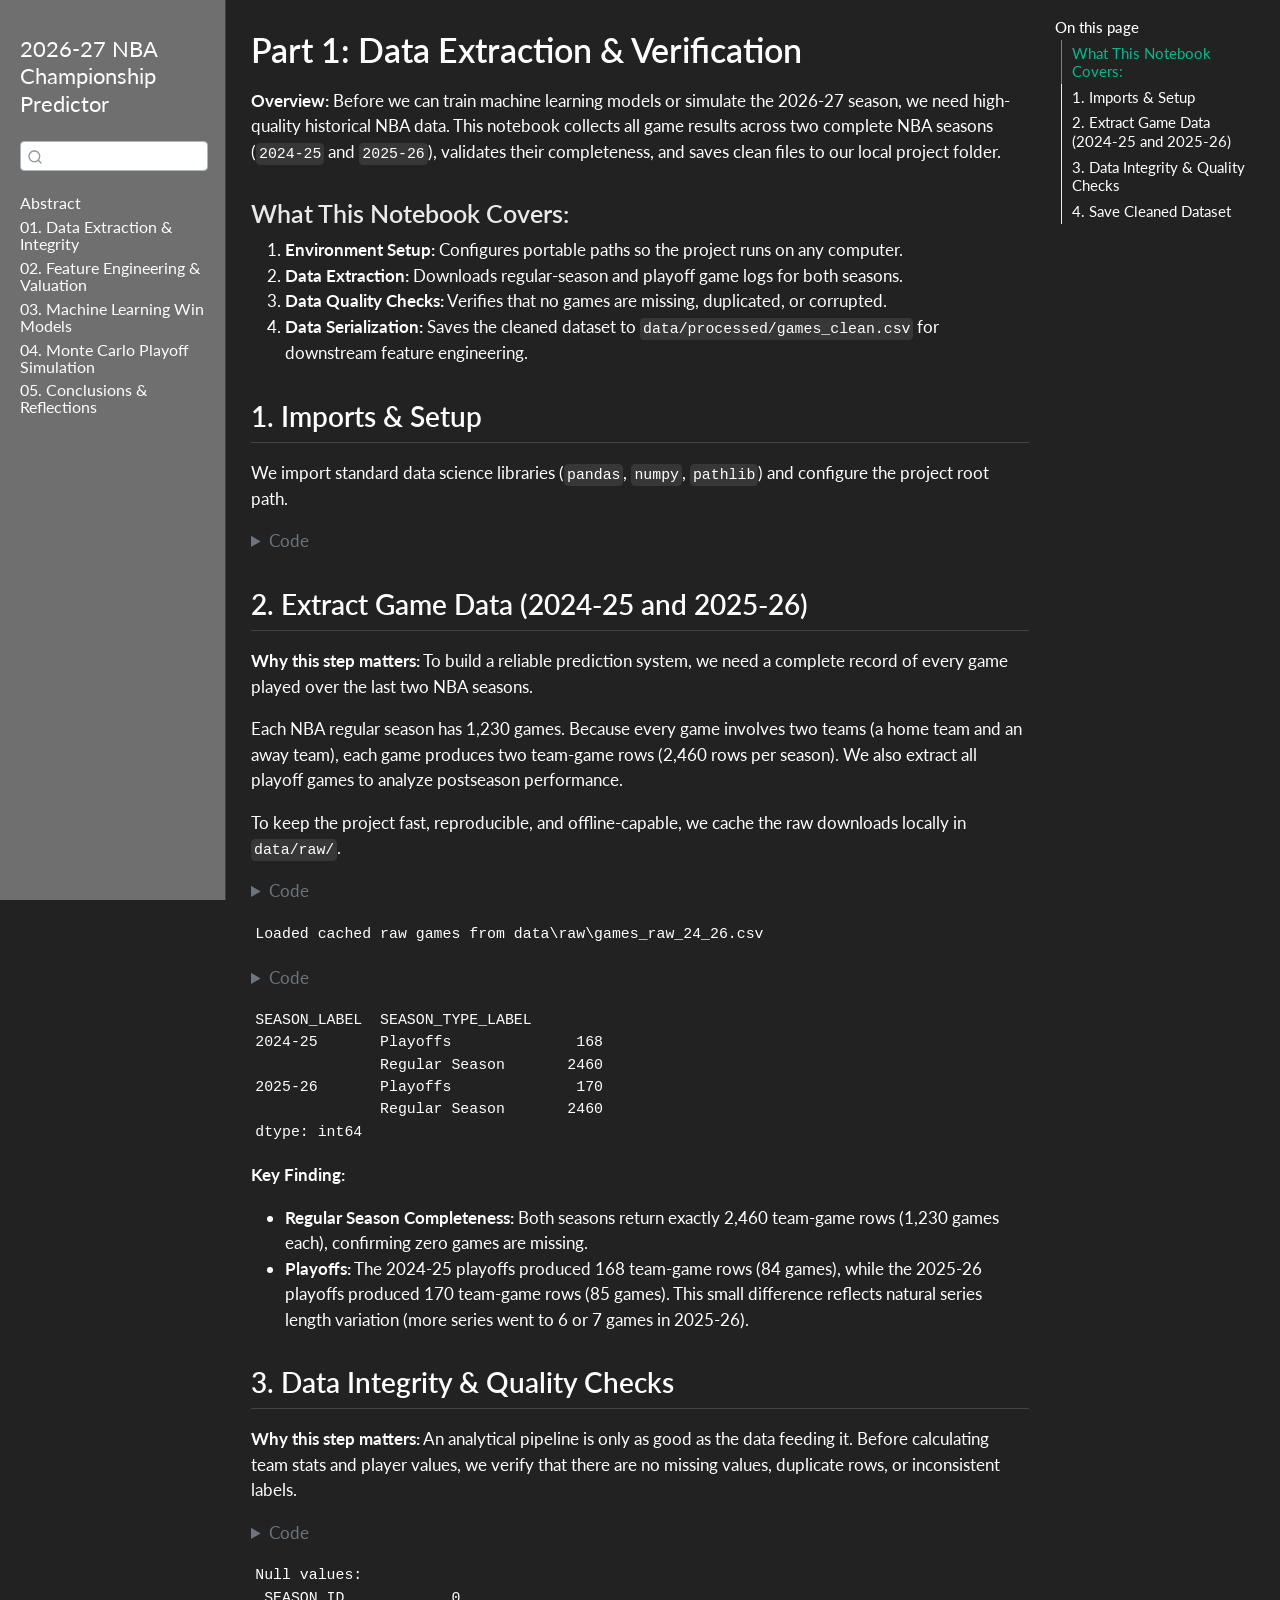
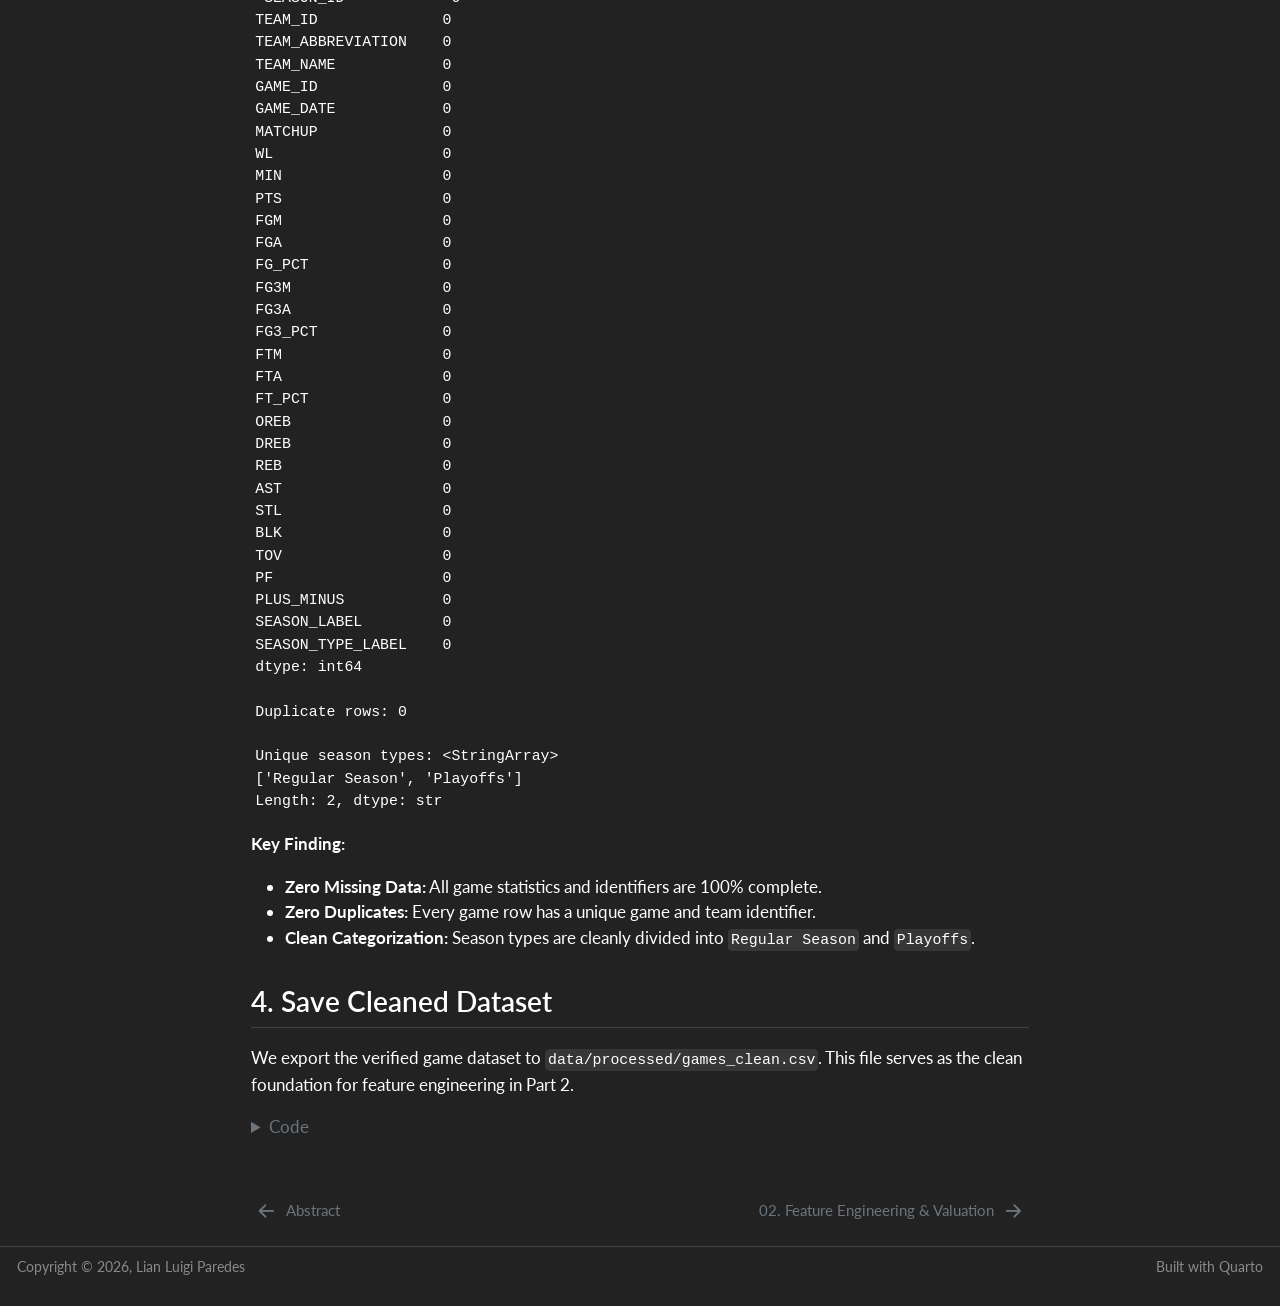
<file: docs/notebooks/01_data_extraction.html>
<!DOCTYPE html>
<html xmlns="http://www.w3.org/1999/xhtml" lang="en" xml:lang="en"><head>

<meta charset="utf-8">
<meta name="generator" content="quarto-1.10.18">

<meta name="viewport" content="width=device-width, initial-scale=1.0, user-scalable=yes">


<title>Part 1: Data Extraction &amp; Verification – 2026-27 NBA Championship Predictor</title>
<style>
/* Default styles provided by pandoc.
** See https://pandoc.org/MANUAL.html#variables-for-html for config info.
*/
span.smallcaps{font-variant: small-caps;}
div.columns{display: flex; gap: 1.5em;}
div.column{flex: auto;}
@media screen {
div.columns{gap: min(4vw, 1.5em);}
div.column{overflow-x: auto;}
}
div.hanging-indent{margin-left: 1.5em; text-indent: -1.5em;}
ul.task-list{list-style: none;}
ul.task-list li input[type="checkbox"] {
  width: 0.8em;
  margin: 0 0.8em 0.2em -1em; /* quarto-specific, see https://github.com/quarto-dev/quarto-cli/issues/4556 */ 
  vertical-align: middle;
}
/* CSS for syntax highlighting */
html { -webkit-text-size-adjust: 100%; }
pre > code.sourceCode { white-space: pre; position: relative; }
pre > code.sourceCode > span { display: inline-block; line-height: 1.25; }
pre > code.sourceCode > span:empty { height: 1.2em; }
.sourceCode { overflow: visible; }
code.sourceCode > span { color: inherit; text-decoration: inherit; }
div.sourceCode { margin: 1em 0; }
pre.sourceCode { margin: 0; }
@media screen {
div.sourceCode { overflow: auto; }
}
@media print {
pre > code.sourceCode { white-space: pre-wrap; }
pre > code.sourceCode > span { text-indent: -5em; padding-left: 5em; }
}
pre.numberSource code
  { counter-reset: source-line 0; }
pre.numberSource code > span
  { position: relative; left: -4em; counter-increment: source-line; }
pre.numberSource code > span > a:first-child::before
  { content: counter(source-line);
    position: relative; left: -1em; text-align: right; vertical-align: baseline;
    border: none; display: inline-block;
    -webkit-touch-callout: none; -webkit-user-select: none;
    -khtml-user-select: none; -moz-user-select: none;
    -ms-user-select: none; user-select: none;
    padding: 0 4px; width: 4em;
  }
pre.numberSource { margin-left: 3em;  padding-left: 4px; }
div.sourceCode
  {   }
@media screen {
pre > code.sourceCode > span > a:first-child::before { text-decoration: underline; }
}
</style>


<script src="../site_libs/quarto-nav/quarto-nav.js"></script>
<script src="../site_libs/quarto-nav/headroom.min.js"></script>
<script src="../site_libs/clipboard/clipboard.min.js"></script>
<script src="../site_libs/quarto-search/autocomplete.umd.js"></script>
<script src="../site_libs/quarto-search/fuse.min.js"></script>
<script src="../site_libs/quarto-search/quarto-search.js"></script>
<meta name="quarto:offset" content="../">
<link href="../notebooks/02_feature_engineering.html" rel="next">
<link href="../index.html" rel="prev">
<script src="../site_libs/quarto-html/quarto.js" type="module"></script>
<script src="../site_libs/quarto-html/tabsets/tabsets.js" type="module"></script>
<script src="../site_libs/quarto-html/popper.min.js"></script>
<script src="../site_libs/quarto-html/tippy.umd.min.js"></script>
<script src="../site_libs/quarto-html/anchor.min.js"></script>
<link href="../site_libs/quarto-html/tippy.css" rel="stylesheet">
<link href="../site_libs/quarto-html/quarto-syntax-highlighting-dark-b85bc7c33db8c58e0ec93c3465666fed.css" rel="stylesheet" id="quarto-text-highlighting-styles">
<script src="../site_libs/bootstrap/bootstrap.min.js"></script>
<link href="../site_libs/bootstrap/bootstrap-icons.css" rel="stylesheet">
<link href="../site_libs/bootstrap/bootstrap-15ddf74ed619b8ba7e9638d721df4c22.min.css" rel="stylesheet" append-hash="true" id="quarto-bootstrap" data-mode="dark">
<script id="quarto-search-options" type="application/json">{
  "location": "sidebar",
  "copy-button": false,
  "collapse-after": 3,
  "panel-placement": "start",
  "type": "textbox",
  "limit": 50,
  "keyboard-shortcut": [
    "f",
    "/",
    "s"
  ],
  "show-item-context": false,
  "language": {
    "search-no-results-text": "No results",
    "search-matching-documents-text": "matching documents",
    "search-copy-link-title": "Copy link to search",
    "search-hide-matches-text": "Hide additional matches",
    "search-more-match-text": "more match in this document",
    "search-more-matches-text": "more matches in this document",
    "search-clear-button-title": "Clear",
    "search-text-placeholder": "",
    "search-detached-cancel-button-title": "Cancel",
    "search-submit-button-title": "Submit",
    "search-label": "Search"
  }
}</script>


</head>

<body class="nav-sidebar docked quarto-light">

<div id="quarto-search-results"></div>
  <header id="quarto-header" class="headroom fixed-top">
  <nav class="quarto-secondary-nav">
    <div class="container-fluid d-flex">
      <button type="button" class="quarto-btn-toggle btn" data-bs-toggle="collapse" role="button" data-bs-target=".quarto-sidebar-collapse-item" aria-controls="quarto-sidebar" aria-expanded="false" aria-label="Toggle sidebar navigation" onclick="if (window.quartoToggleHeadroom) { window.quartoToggleHeadroom(); }">
        <i class="bi bi-layout-text-sidebar-reverse"></i>
      </button>
        <nav class="quarto-page-breadcrumbs" aria-label="breadcrumb"><ol class="breadcrumb"><li class="breadcrumb-item"><a href="../notebooks/01_data_extraction.html">01. Data Extraction &amp; Integrity</a></li></ol></nav>
        <a class="flex-grow-1" role="navigation" data-bs-toggle="collapse" data-bs-target=".quarto-sidebar-collapse-item" aria-controls="quarto-sidebar" aria-expanded="false" aria-label="Toggle sidebar navigation" onclick="if (window.quartoToggleHeadroom) { window.quartoToggleHeadroom(); }">      
        </a>
      <button type="button" class="btn quarto-search-button" aria-label="Search" onclick="window.quartoOpenSearch();">
        <i class="bi bi-search"></i>
      </button>
    </div>
  </nav>
</header>
<!-- content -->
<div id="quarto-content" class="quarto-container page-columns page-rows-contents page-layout-article">
<!-- sidebar -->
  <nav id="quarto-sidebar" class="sidebar collapse collapse-horizontal quarto-sidebar-collapse-item sidebar-navigation docked overflow-auto">
    <div class="pt-lg-2 mt-2 text-left sidebar-header">
    <div class="sidebar-title mb-0 py-0">
      <a href="../">2026-27 NBA Championship Predictor</a> 
    </div>
      </div>
        <div class="mt-2 flex-shrink-0 align-items-center">
        <div class="sidebar-search">
        <div id="quarto-search" class="" title="Search"></div>
        </div>
        </div>
    <div class="sidebar-menu-container"> 
    <ul class="list-unstyled mt-1">
        <li class="sidebar-item">
  <div class="sidebar-item-container"> 
  <a href="../index.html" class="sidebar-item-text sidebar-link">
 <span class="menu-text">Abstract</span></a>
  </div>
</li>
        <li class="sidebar-item">
  <div class="sidebar-item-container"> 
  <a href="../notebooks/01_data_extraction.html" class="sidebar-item-text sidebar-link active">
 <span class="menu-text">01. Data Extraction &amp; Integrity</span></a>
  </div>
</li>
        <li class="sidebar-item">
  <div class="sidebar-item-container"> 
  <a href="../notebooks/02_feature_engineering.html" class="sidebar-item-text sidebar-link">
 <span class="menu-text">02. Feature Engineering &amp; Valuation</span></a>
  </div>
</li>
        <li class="sidebar-item">
  <div class="sidebar-item-container"> 
  <a href="../notebooks/03_model_training.html" class="sidebar-item-text sidebar-link">
 <span class="menu-text">03. Machine Learning Win Models</span></a>
  </div>
</li>
        <li class="sidebar-item">
  <div class="sidebar-item-container"> 
  <a href="../notebooks/04_monte_carlo_sim.html" class="sidebar-item-text sidebar-link">
 <span class="menu-text">04. Monte Carlo Playoff Simulation</span></a>
  </div>
</li>
        <li class="sidebar-item">
  <div class="sidebar-item-container"> 
  <a href="../notebooks/05_conclusions_and_reflections.html" class="sidebar-item-text sidebar-link">
 <span class="menu-text">05. Conclusions &amp; Reflections</span></a>
  </div>
</li>
    </ul>
    </div>
</nav>
<div id="quarto-sidebar-glass" class="quarto-sidebar-collapse-item" data-bs-toggle="collapse" data-bs-target=".quarto-sidebar-collapse-item"></div>
<!-- margin-sidebar -->
    <div id="quarto-margin-sidebar" class="sidebar margin-sidebar">
        <nav id="TOC" role="doc-toc" class="toc-active">
    <h2 id="toc-title">On this page</h2>
   
  <ul>
  <li><a href="#what-this-notebook-covers" id="toc-what-this-notebook-covers" class="nav-link active" data-scroll-target="#what-this-notebook-covers">What This Notebook Covers:</a></li>
  <li><a href="#imports-setup" id="toc-imports-setup" class="nav-link" data-scroll-target="#imports-setup">1. Imports &amp; Setup</a></li>
  <li><a href="#extract-game-data-2024-25-and-2025-26" id="toc-extract-game-data-2024-25-and-2025-26" class="nav-link" data-scroll-target="#extract-game-data-2024-25-and-2025-26">2. Extract Game Data (2024-25 and 2025-26)</a></li>
  <li><a href="#data-integrity-quality-checks" id="toc-data-integrity-quality-checks" class="nav-link" data-scroll-target="#data-integrity-quality-checks">3. Data Integrity &amp; Quality Checks</a></li>
  <li><a href="#save-cleaned-dataset" id="toc-save-cleaned-dataset" class="nav-link" data-scroll-target="#save-cleaned-dataset">4. Save Cleaned Dataset</a></li>
  </ul>
</nav>
    </div>
<!-- main -->
<main class="content" id="quarto-document-content">

<header id="title-block-header" class="quarto-title-block default">
<div class="quarto-title">
<h1 class="title">Part 1: Data Extraction &amp; Verification</h1>
</div>



<div class="quarto-title-meta">

    
  
    
  </div>
  


</header>


<p><strong>Overview:</strong> Before we can train machine learning models or simulate the 2026-27 season, we need high-quality historical NBA data. This notebook collects all game results across two complete NBA seasons (<code>2024-25</code> and <code>2025-26</code>), validates their completeness, and saves clean files to our local project folder.</p>
<section id="what-this-notebook-covers" class="level3">
<h3 class="anchored" data-anchor-id="what-this-notebook-covers">What This Notebook Covers:</h3>
<ol type="1">
<li><strong>Environment Setup:</strong> Configures portable paths so the project runs on any computer.</li>
<li><strong>Data Extraction:</strong> Downloads regular-season and playoff game logs for both seasons.</li>
<li><strong>Data Quality Checks:</strong> Verifies that no games are missing, duplicated, or corrupted.</li>
<li><strong>Data Serialization:</strong> Saves the cleaned dataset to <code>data/processed/games_clean.csv</code> for downstream feature engineering.</li>
</ol>
</section>
<section id="imports-setup" class="level2">
<h2 class="anchored" data-anchor-id="imports-setup">1. Imports &amp; Setup</h2>
<p>We import standard data science libraries (<code>pandas</code>, <code>numpy</code>, <code>pathlib</code>) and configure the project root path.</p>
<div id="b470d093" class="cell" data-quarto-private-1="{&quot;key&quot;:&quot;execution&quot;,&quot;value&quot;:{&quot;iopub.execute_input&quot;:&quot;2026-10-26T12:00:17.916792Z&quot;,&quot;iopub.status.busy&quot;:&quot;2026-10-26T12:00:17.916560Z&quot;,&quot;iopub.status.idle&quot;:&quot;2026-10-26T12:00:18.524200Z&quot;,&quot;shell.execute_reply&quot;:&quot;2026-10-26T12:00:18.523485Z&quot;}}" data-execution_count="1">
<details class="code-fold">
<summary>Code</summary>
<div class="code-copy-outer-scaffold"><div class="sourceCode cell-code" id="cb1"><pre class="sourceCode python code-with-copy"><code class="sourceCode python"><span id="cb1-1"><a href="#cb1-1" aria-hidden="true" tabindex="-1"></a><span class="im">from</span> nba_api.stats.endpoints <span class="im">import</span> leaguegamefinder</span>
<span id="cb1-2"><a href="#cb1-2" aria-hidden="true" tabindex="-1"></a><span class="im">import</span> pandas <span class="im">as</span> pd</span>
<span id="cb1-3"><a href="#cb1-3" aria-hidden="true" tabindex="-1"></a><span class="im">import</span> time</span>
<span id="cb1-4"><a href="#cb1-4" aria-hidden="true" tabindex="-1"></a><span class="im">from</span> pathlib <span class="im">import</span> Path</span>
<span id="cb1-5"><a href="#cb1-5" aria-hidden="true" tabindex="-1"></a></span>
<span id="cb1-6"><a href="#cb1-6" aria-hidden="true" tabindex="-1"></a>PROJECT_ROOT <span class="op">=</span> Path.cwd().parent <span class="cf">if</span> Path.cwd().name <span class="op">==</span> <span class="st">'notebooks'</span> <span class="cf">else</span> Path.cwd()</span>
<span id="cb1-7"><a href="#cb1-7" aria-hidden="true" tabindex="-1"></a>RAW_GAMES_PATH <span class="op">=</span> PROJECT_ROOT <span class="op">/</span> <span class="st">'data'</span> <span class="op">/</span> <span class="st">'raw'</span> <span class="op">/</span> <span class="st">'games_raw_24_26.csv'</span></span>
<span id="cb1-8"><a href="#cb1-8" aria-hidden="true" tabindex="-1"></a>CLEAN_GAMES_PATH <span class="op">=</span> PROJECT_ROOT <span class="op">/</span> <span class="st">'data'</span> <span class="op">/</span> <span class="st">'processed'</span> <span class="op">/</span> <span class="st">'games_clean.csv'</span></span>
<span id="cb1-9"><a href="#cb1-9" aria-hidden="true" tabindex="-1"></a>REFRESH_API <span class="op">=</span> <span class="va">False</span></span></code></pre></div><button title="Copy to Clipboard" class="code-copy-button"><i class="bi"></i></button></div>
</details>
</div>
</section>
<section id="extract-game-data-2024-25-and-2025-26" class="level2">
<h2 class="anchored" data-anchor-id="extract-game-data-2024-25-and-2025-26">2. Extract Game Data (2024-25 and 2025-26)</h2>
<p><strong>Why this step matters:</strong> To build a reliable prediction system, we need a complete record of every game played over the last two NBA seasons.</p>
<p>Each NBA regular season has 1,230 games. Because every game involves two teams (a home team and an away team), each game produces two team-game rows (2,460 rows per season). We also extract all playoff games to analyze postseason performance.</p>
<p>To keep the project fast, reproducible, and offline-capable, we cache the raw downloads locally in <code>data/raw/</code>.</p>
<div id="dc134bf1" class="cell" data-quarto-private-1="{&quot;key&quot;:&quot;execution&quot;,&quot;value&quot;:{&quot;iopub.execute_input&quot;:&quot;2026-10-26T12:00:18.525948Z&quot;,&quot;iopub.status.busy&quot;:&quot;2026-10-26T12:00:18.525731Z&quot;,&quot;iopub.status.idle&quot;:&quot;2026-10-26T12:00:18.559680Z&quot;,&quot;shell.execute_reply&quot;:&quot;2026-10-26T12:00:18.559087Z&quot;}}" data-execution_count="2">
<details class="code-fold">
<summary>Code</summary>
<div class="code-copy-outer-scaffold"><div class="sourceCode cell-code" id="cb2"><pre class="sourceCode python code-with-copy"><code class="sourceCode python"><span id="cb2-1"><a href="#cb2-1" aria-hidden="true" tabindex="-1"></a>seasons <span class="op">=</span> [<span class="st">'2024-25'</span>, <span class="st">'2025-26'</span>]</span>
<span id="cb2-2"><a href="#cb2-2" aria-hidden="true" tabindex="-1"></a>season_types <span class="op">=</span> [<span class="st">'Regular Season'</span>, <span class="st">'Playoffs'</span>]</span>
<span id="cb2-3"><a href="#cb2-3" aria-hidden="true" tabindex="-1"></a></span>
<span id="cb2-4"><a href="#cb2-4" aria-hidden="true" tabindex="-1"></a><span class="cf">if</span> RAW_GAMES_PATH.exists() <span class="kw">and</span> <span class="kw">not</span> REFRESH_API:</span>
<span id="cb2-5"><a href="#cb2-5" aria-hidden="true" tabindex="-1"></a>    games_combined <span class="op">=</span> pd.read_csv(RAW_GAMES_PATH, dtype<span class="op">=</span>{<span class="st">'GAME_ID'</span>: <span class="bu">str</span>})</span>
<span id="cb2-6"><a href="#cb2-6" aria-hidden="true" tabindex="-1"></a>    <span class="bu">print</span>(<span class="ss">f'Loaded cached raw games from </span><span class="sc">{</span>RAW_GAMES_PATH<span class="sc">.</span>relative_to(PROJECT_ROOT)<span class="sc">}</span><span class="ss">'</span>)</span>
<span id="cb2-7"><a href="#cb2-7" aria-hidden="true" tabindex="-1"></a><span class="cf">else</span>:</span>
<span id="cb2-8"><a href="#cb2-8" aria-hidden="true" tabindex="-1"></a>    all_games <span class="op">=</span> []</span>
<span id="cb2-9"><a href="#cb2-9" aria-hidden="true" tabindex="-1"></a>    <span class="cf">for</span> season <span class="kw">in</span> seasons:</span>
<span id="cb2-10"><a href="#cb2-10" aria-hidden="true" tabindex="-1"></a>        <span class="cf">for</span> stype <span class="kw">in</span> season_types:</span>
<span id="cb2-11"><a href="#cb2-11" aria-hidden="true" tabindex="-1"></a>            gf <span class="op">=</span> leaguegamefinder.LeagueGameFinder(</span>
<span id="cb2-12"><a href="#cb2-12" aria-hidden="true" tabindex="-1"></a>                season_nullable<span class="op">=</span>season,</span>
<span id="cb2-13"><a href="#cb2-13" aria-hidden="true" tabindex="-1"></a>                season_type_nullable<span class="op">=</span>stype</span>
<span id="cb2-14"><a href="#cb2-14" aria-hidden="true" tabindex="-1"></a>            )</span>
<span id="cb2-15"><a href="#cb2-15" aria-hidden="true" tabindex="-1"></a>            df <span class="op">=</span> gf.get_data_frames()[<span class="dv">0</span>]</span>
<span id="cb2-16"><a href="#cb2-16" aria-hidden="true" tabindex="-1"></a>            df[<span class="st">'SEASON_LABEL'</span>] <span class="op">=</span> season</span>
<span id="cb2-17"><a href="#cb2-17" aria-hidden="true" tabindex="-1"></a>            df[<span class="st">'SEASON_TYPE_LABEL'</span>] <span class="op">=</span> stype</span>
<span id="cb2-18"><a href="#cb2-18" aria-hidden="true" tabindex="-1"></a>            all_games.append(df)</span>
<span id="cb2-19"><a href="#cb2-19" aria-hidden="true" tabindex="-1"></a>            time.sleep(<span class="dv">1</span>)  <span class="co"># To avoid hitting the API rate limit</span></span>
<span id="cb2-20"><a href="#cb2-20" aria-hidden="true" tabindex="-1"></a></span>
<span id="cb2-21"><a href="#cb2-21" aria-hidden="true" tabindex="-1"></a>    games_combined <span class="op">=</span> pd.concat(all_games, ignore_index<span class="op">=</span><span class="va">True</span>)</span>
<span id="cb2-22"><a href="#cb2-22" aria-hidden="true" tabindex="-1"></a>    RAW_GAMES_PATH.parent.mkdir(parents<span class="op">=</span><span class="va">True</span>, exist_ok<span class="op">=</span><span class="va">True</span>)</span>
<span id="cb2-23"><a href="#cb2-23" aria-hidden="true" tabindex="-1"></a>    games_combined.to_csv(RAW_GAMES_PATH, index<span class="op">=</span><span class="va">False</span>)</span>
<span id="cb2-24"><a href="#cb2-24" aria-hidden="true" tabindex="-1"></a>    <span class="bu">print</span>(<span class="ss">f'Fetched from nba_api and cached to </span><span class="sc">{</span>RAW_GAMES_PATH<span class="sc">.</span>relative_to(PROJECT_ROOT)<span class="sc">}</span><span class="ss">'</span>)</span></code></pre></div><button title="Copy to Clipboard" class="code-copy-button"><i class="bi"></i></button></div>
</details>
<div class="cell-output cell-output-stdout">
<pre><code>Loaded cached raw games from data\raw\games_raw_24_26.csv</code></pre>
</div>
</div>
<div id="b12c3ceb" class="cell" data-quarto-private-1="{&quot;key&quot;:&quot;execution&quot;,&quot;value&quot;:{&quot;iopub.execute_input&quot;:&quot;2026-10-26T12:00:18.561248Z&quot;,&quot;iopub.status.busy&quot;:&quot;2026-10-26T12:00:18.561091Z&quot;,&quot;iopub.status.idle&quot;:&quot;2026-10-26T12:00:18.569394Z&quot;,&quot;shell.execute_reply&quot;:&quot;2026-10-26T12:00:18.568855Z&quot;}}" data-execution_count="3">
<details class="code-fold">
<summary>Code</summary>
<div class="code-copy-outer-scaffold"><div class="sourceCode cell-code" id="cb4"><pre class="sourceCode python code-with-copy"><code class="sourceCode python"><span id="cb4-1"><a href="#cb4-1" aria-hidden="true" tabindex="-1"></a>games_combined.groupby([<span class="st">'SEASON_LABEL'</span>, <span class="st">'SEASON_TYPE_LABEL'</span>]).size()</span></code></pre></div><button title="Copy to Clipboard" class="code-copy-button"><i class="bi"></i></button></div>
</details>
<div class="cell-output cell-output-display" data-execution_count="3">
<pre><code>SEASON_LABEL  SEASON_TYPE_LABEL
2024-25       Playoffs              168
              Regular Season       2460
2025-26       Playoffs              170
              Regular Season       2460
dtype: int64</code></pre>
</div>
</div>
<p><strong>Key Finding:</strong></p>
<ul>
<li><strong>Regular Season Completeness:</strong> Both seasons return exactly 2,460 team-game rows (1,230 games each), confirming zero games are missing.</li>
<li><strong>Playoffs:</strong> The 2024-25 playoffs produced 168 team-game rows (84 games), while the 2025-26 playoffs produced 170 team-game rows (85 games). This small difference reflects natural series length variation (more series went to 6 or 7 games in 2025-26).</li>
</ul>
</section>
<section id="data-integrity-quality-checks" class="level2">
<h2 class="anchored" data-anchor-id="data-integrity-quality-checks">3. Data Integrity &amp; Quality Checks</h2>
<p><strong>Why this step matters:</strong> An analytical pipeline is only as good as the data feeding it. Before calculating team stats and player values, we verify that there are no missing values, duplicate rows, or inconsistent labels.</p>
<div id="dbae0d2a" class="cell" data-quarto-private-1="{&quot;key&quot;:&quot;execution&quot;,&quot;value&quot;:{&quot;iopub.execute_input&quot;:&quot;2026-10-26T12:00:18.571066Z&quot;,&quot;iopub.status.busy&quot;:&quot;2026-10-26T12:00:18.570915Z&quot;,&quot;iopub.status.idle&quot;:&quot;2026-10-26T12:00:18.584422Z&quot;,&quot;shell.execute_reply&quot;:&quot;2026-10-26T12:00:18.583829Z&quot;}}" data-execution_count="4">
<details class="code-fold">
<summary>Code</summary>
<div class="code-copy-outer-scaffold"><div class="sourceCode cell-code" id="cb6"><pre class="sourceCode python code-with-copy"><code class="sourceCode python"><span id="cb6-1"><a href="#cb6-1" aria-hidden="true" tabindex="-1"></a><span class="co"># checking for null values across all columns</span></span>
<span id="cb6-2"><a href="#cb6-2" aria-hidden="true" tabindex="-1"></a><span class="bu">print</span>(<span class="st">"Null values:</span><span class="ch">\n</span><span class="st">"</span>, games_combined.isnull().<span class="bu">sum</span>())</span>
<span id="cb6-3"><a href="#cb6-3" aria-hidden="true" tabindex="-1"></a></span>
<span id="cb6-4"><a href="#cb6-4" aria-hidden="true" tabindex="-1"></a><span class="co"># checking for duplicate rows</span></span>
<span id="cb6-5"><a href="#cb6-5" aria-hidden="true" tabindex="-1"></a><span class="bu">print</span>(<span class="st">"</span><span class="ch">\n</span><span class="st">Duplicate rows:"</span>, games_combined.duplicated().<span class="bu">sum</span>())</span>
<span id="cb6-6"><a href="#cb6-6" aria-hidden="true" tabindex="-1"></a></span>
<span id="cb6-7"><a href="#cb6-7" aria-hidden="true" tabindex="-1"></a><span class="co"># confirm season type and season label columns are correct</span></span>
<span id="cb6-8"><a href="#cb6-8" aria-hidden="true" tabindex="-1"></a><span class="bu">print</span>(<span class="st">"</span><span class="ch">\n</span><span class="st">Unique season types:"</span>, games_combined[<span class="st">'SEASON_TYPE_LABEL'</span>].unique())</span></code></pre></div><button title="Copy to Clipboard" class="code-copy-button"><i class="bi"></i></button></div>
</details>
<div class="cell-output cell-output-stdout">
<pre><code>Null values:
 SEASON_ID            0
TEAM_ID              0
TEAM_ABBREVIATION    0
TEAM_NAME            0
GAME_ID              0
GAME_DATE            0
MATCHUP              0
WL                   0
MIN                  0
PTS                  0
FGM                  0
FGA                  0
FG_PCT               0
FG3M                 0
FG3A                 0
FG3_PCT              0
FTM                  0
FTA                  0
FT_PCT               0
OREB                 0
DREB                 0
REB                  0
AST                  0
STL                  0
BLK                  0
TOV                  0
PF                   0
PLUS_MINUS           0
SEASON_LABEL         0
SEASON_TYPE_LABEL    0
dtype: int64

Duplicate rows: 0

Unique season types: &lt;StringArray&gt;
['Regular Season', 'Playoffs']
Length: 2, dtype: str</code></pre>
</div>
</div>
<p><strong>Key Finding:</strong></p>
<ul>
<li><strong>Zero Missing Data:</strong> All game statistics and identifiers are 100% complete.</li>
<li><strong>Zero Duplicates:</strong> Every game row has a unique game and team identifier.</li>
<li><strong>Clean Categorization:</strong> Season types are cleanly divided into <code>Regular Season</code> and <code>Playoffs</code>.</li>
</ul>
</section>
<section id="save-cleaned-dataset" class="level2">
<h2 class="anchored" data-anchor-id="save-cleaned-dataset">4. Save Cleaned Dataset</h2>
<p>We export the verified game dataset to <code>data/processed/games_clean.csv</code>. This file serves as the clean foundation for feature engineering in Part 2.</p>
<div id="33a56345" class="cell" data-quarto-private-1="{&quot;key&quot;:&quot;execution&quot;,&quot;value&quot;:{&quot;iopub.execute_input&quot;:&quot;2026-10-26T12:00:18.586299Z&quot;,&quot;iopub.status.busy&quot;:&quot;2026-10-26T12:00:18.586077Z&quot;,&quot;iopub.status.idle&quot;:&quot;2026-10-26T12:00:18.619572Z&quot;,&quot;shell.execute_reply&quot;:&quot;2026-10-26T12:00:18.618751Z&quot;}}" data-execution_count="5">
<details class="code-fold">
<summary>Code</summary>
<div class="code-copy-outer-scaffold"><div class="sourceCode cell-code" id="cb8"><pre class="sourceCode python code-with-copy"><code class="sourceCode python"><span id="cb8-1"><a href="#cb8-1" aria-hidden="true" tabindex="-1"></a><span class="co"># save the combined dataframe to a CSV file to data/processed/</span></span>
<span id="cb8-2"><a href="#cb8-2" aria-hidden="true" tabindex="-1"></a>CLEAN_GAMES_PATH.parent.mkdir(parents<span class="op">=</span><span class="va">True</span>, exist_ok<span class="op">=</span><span class="va">True</span>)</span>
<span id="cb8-3"><a href="#cb8-3" aria-hidden="true" tabindex="-1"></a>games_combined.to_csv(CLEAN_GAMES_PATH, index<span class="op">=</span><span class="va">False</span>)</span></code></pre></div><button title="Copy to Clipboard" class="code-copy-button"><i class="bi"></i></button></div>
</details>
</div>


</section>

</main> <!-- /main -->
<script id="quarto-html-after-body" type="application/javascript">
  window.document.addEventListener("DOMContentLoaded", function (event) {
    const icon = "";
    const anchorJS = new window.AnchorJS();
    anchorJS.options = {
      placement: 'right',
      icon: icon
    };
    anchorJS.add('.anchored');
    const isCodeAnnotation = (el) => {
      for (const clz of el.classList) {
        if (clz.startsWith('code-annotation-')) {                     
          return true;
        }
      }
      return false;
    }
    const onCopySuccess = function(e) {
      // button target
      const button = e.trigger;
      // don't keep focus
      button.blur();
      // flash "checked"
      button.classList.add('code-copy-button-checked');
      var currentTitle = button.getAttribute("title");
      button.setAttribute("title", "Copied!");
      let tooltip;
      if (window.bootstrap) {
        button.setAttribute("data-bs-toggle", "tooltip");
        button.setAttribute("data-bs-placement", "left");
        button.setAttribute("data-bs-title", "Copied!");
        tooltip = new bootstrap.Tooltip(button, 
          { trigger: "manual", 
            customClass: "code-copy-button-tooltip",
            offset: [0, -8]});
        tooltip.show();    
      }
      setTimeout(function() {
        if (tooltip) {
          tooltip.hide();
          button.removeAttribute("data-bs-title");
          button.removeAttribute("data-bs-toggle");
          button.removeAttribute("data-bs-placement");
        }
        button.setAttribute("title", currentTitle);
        button.classList.remove('code-copy-button-checked');
      }, 1000);
      // clear code selection
      e.clearSelection();
    }
    const getTextToCopy = function(trigger) {
      const outerScaffold = trigger.parentElement.cloneNode(true);
      const codeEl = outerScaffold.querySelector('code');
      for (const childEl of codeEl.children) {
        if (isCodeAnnotation(childEl)) {
          childEl.remove();
        }
      }
      return codeEl.innerText;
    }
    const clipboard = new window.ClipboardJS('.code-copy-button:not([data-in-quarto-modal])', {
      text: getTextToCopy
    });
    clipboard.on('success', onCopySuccess);
    if (window.document.getElementById('quarto-embedded-source-code-modal')) {
      const clipboardModal = new window.ClipboardJS('.code-copy-button[data-in-quarto-modal]', {
        text: getTextToCopy,
        container: window.document.getElementById('quarto-embedded-source-code-modal')
      });
      clipboardModal.on('success', onCopySuccess);
    }
      var localhostRegex = new RegExp(/^(?:http|https):\/\/localhost\:?[0-9]*\//);
      var mailtoRegex = new RegExp(/^mailto:/);
        var filterRegex = new RegExp('/' + window.location.host + '/');
      var isInternal = (href) => {
          return filterRegex.test(href) || localhostRegex.test(href) || mailtoRegex.test(href);
      }
      // Inspect non-navigation links and adorn them if external
     var links = window.document.querySelectorAll('a[href]:not(.nav-link):not(.navbar-brand):not(.toc-action):not(.sidebar-link):not(.sidebar-item-toggle):not(.pagination-link):not(.no-external):not([aria-hidden]):not(.dropdown-item):not(.quarto-navigation-tool):not(.about-link)');
      for (var i=0; i<links.length; i++) {
        const link = links[i];
        if (!isInternal(link.href)) {
          // undo the damage that might have been done by quarto-nav.js in the case of
          // links that we want to consider external
          if (link.dataset.originalHref !== undefined) {
            link.href = link.dataset.originalHref;
          }
        }
      }
    function tippyHover(el, contentFn, onTriggerFn, onUntriggerFn) {
      const config = {
        allowHTML: true,
        maxWidth: 500,
        delay: 100,
        arrow: false,
        appendTo: function(el) {
            return el.parentElement;
        },
        interactive: true,
        interactiveBorder: 10,
        theme: 'quarto',
        placement: 'bottom-start',
      };
      if (contentFn) {
        config.content = contentFn;
      }
      if (onTriggerFn) {
        config.onTrigger = onTriggerFn;
      }
      if (onUntriggerFn) {
        config.onUntrigger = onUntriggerFn;
      }
      window.tippy(el, config); 
    }
    const noterefs = window.document.querySelectorAll('a[role="doc-noteref"]');
    for (var i=0; i<noterefs.length; i++) {
      const ref = noterefs[i];
      tippyHover(ref, function() {
        // use id or data attribute instead here
        let href = ref.getAttribute('data-footnote-href') || ref.getAttribute('href');
        try { href = new URL(href).hash; } catch {}
        const id = href.replace(/^#\/?/, "");
        const note = window.document.getElementById(id);
        if (note) {
          return note.innerHTML;
        } else {
          return "";
        }
      });
    }
    const xrefs = window.document.querySelectorAll('a.quarto-xref');
    const processXRef = (id, note) => {
      // Strip column container classes
      const stripColumnClz = (el) => {
        el.classList.remove("page-full", "page-columns");
        if (el.children) {
          for (const child of el.children) {
            stripColumnClz(child);
          }
        }
      }
      stripColumnClz(note)
      if (id === null || id.startsWith('sec-')) {
        // Special case sections, only their first couple elements
        const container = document.createElement("div");
        if (note.children && note.children.length > 2) {
          container.appendChild(note.children[0].cloneNode(true));
          for (let i = 1; i < note.children.length; i++) {
            const child = note.children[i];
            if (child.tagName === "P" && child.innerText === "") {
              continue;
            } else {
              container.appendChild(child.cloneNode(true));
              break;
            }
          }
          if (window.Quarto?.typesetMath) {
            window.Quarto.typesetMath(container);
          }
          return container.innerHTML
        } else {
          if (window.Quarto?.typesetMath) {
            window.Quarto.typesetMath(note);
          }
          return note.innerHTML;
        }
      } else {
        // Remove any anchor links if they are present
        const anchorLink = note.querySelector('a.anchorjs-link');
        if (anchorLink) {
          anchorLink.remove();
        }
        if (window.Quarto?.typesetMath) {
          window.Quarto.typesetMath(note);
        }
        if (note.classList.contains("callout")) {
          return note.outerHTML;
        } else {
          return note.innerHTML;
        }
      }
    }
    for (var i=0; i<xrefs.length; i++) {
      const xref = xrefs[i];
      tippyHover(xref, undefined, function(instance) {
        instance.disable();
        let url = xref.getAttribute('href');
        let hash = undefined; 
        if (url.startsWith('#')) {
          hash = url;
        } else {
          try { hash = new URL(url).hash; } catch {}
        }
        if (hash) {
          const id = hash.replace(/^#\/?/, "");
          const note = window.document.getElementById(id);
          if (note !== null) {
            try {
              const html = processXRef(id, note.cloneNode(true));
              instance.setContent(html);
            } finally {
              instance.enable();
              instance.show();
            }
          } else {
            // See if we can fetch this
            fetch(url.split('#')[0])
            .then(res => res.text())
            .then(html => {
              const parser = new DOMParser();
              const htmlDoc = parser.parseFromString(html, "text/html");
              const note = htmlDoc.getElementById(id);
              if (note !== null) {
                const html = processXRef(id, note);
                instance.setContent(html);
              } 
            }).finally(() => {
              instance.enable();
              instance.show();
            });
          }
        } else {
          // See if we can fetch a full url (with no hash to target)
          // This is a special case and we should probably do some content thinning / targeting
          fetch(url)
          .then(res => res.text())
          .then(html => {
            const parser = new DOMParser();
            const htmlDoc = parser.parseFromString(html, "text/html");
            const note = htmlDoc.querySelector('main.content');
            if (note !== null) {
              // This should only happen for chapter cross references
              // (since there is no id in the URL)
              // remove the first header
              if (note.children.length > 0 && note.children[0].tagName === "HEADER") {
                note.children[0].remove();
              }
              const html = processXRef(null, note);
              instance.setContent(html);
            } 
          }).finally(() => {
            instance.enable();
            instance.show();
          });
        }
      }, function(instance) {
      });
    }
        let selectedAnnoteEl;
        const selectorForAnnotation = ( cell, annotation) => {
          let cellAttr = 'data-code-cell="' + cell + '"';
          let lineAttr = 'data-code-annotation="' +  annotation + '"';
          const selector = 'span[' + cellAttr + '][' + lineAttr + ']';
          return selector;
        }
        const selectCodeLines = (annoteEl) => {
          const doc = window.document;
          const targetCell = annoteEl.getAttribute("data-target-cell");
          const targetAnnotation = annoteEl.getAttribute("data-target-annotation");
          const annoteSpan = window.document.querySelector(selectorForAnnotation(targetCell, targetAnnotation));
          const lines = annoteSpan.getAttribute("data-code-lines").split(",");
          const lineIds = lines.map((line) => {
            return targetCell + "-" + line;
          })
          let top = null;
          let height = null;
          let parent = null;
          if (lineIds.length > 0) {
              //compute the position of the single el (top and bottom and make a div)
              const el = window.document.getElementById(lineIds[0]);
              top = el.offsetTop;
              height = el.offsetHeight;
              parent = el.parentElement.parentElement;
            if (lineIds.length > 1) {
              const lastEl = window.document.getElementById(lineIds[lineIds.length - 1]);
              const bottom = lastEl.offsetTop + lastEl.offsetHeight;
              height = bottom - top;
            }
            if (top !== null && height !== null && parent !== null) {
              // cook up a div (if necessary) and position it 
              let div = window.document.getElementById("code-annotation-line-highlight");
              if (div === null) {
                div = window.document.createElement("div");
                div.setAttribute("id", "code-annotation-line-highlight");
                div.style.position = 'absolute';
                parent.appendChild(div);
              }
              div.style.top = top - 2 + "px";
              div.style.height = height + 4 + "px";
              div.style.left = 0;
              let gutterDiv = window.document.getElementById("code-annotation-line-highlight-gutter");
              if (gutterDiv === null) {
                gutterDiv = window.document.createElement("div");
                gutterDiv.setAttribute("id", "code-annotation-line-highlight-gutter");
                gutterDiv.style.position = 'absolute';
                const codeCell = window.document.getElementById(targetCell);
                const gutter = codeCell.querySelector('.code-annotation-gutter');
                gutter.appendChild(gutterDiv);
              }
              gutterDiv.style.top = top - 2 + "px";
              gutterDiv.style.height = height + 4 + "px";
            }
            selectedAnnoteEl = annoteEl;
          }
        };
        const unselectCodeLines = () => {
          const elementsIds = ["code-annotation-line-highlight", "code-annotation-line-highlight-gutter"];
          elementsIds.forEach((elId) => {
            const div = window.document.getElementById(elId);
            if (div) {
              div.remove();
            }
          });
          selectedAnnoteEl = undefined;
        };
          // Handle positioning of the toggle
      window.addEventListener(
        "resize",
        throttle(() => {
          elRect = undefined;
          if (selectedAnnoteEl) {
            selectCodeLines(selectedAnnoteEl);
          }
        }, 10)
      );
      function throttle(fn, ms) {
      let throttle = false;
      let timer;
        return (...args) => {
          if(!throttle) { // first call gets through
              fn.apply(this, args);
              throttle = true;
          } else { // all the others get throttled
              if(timer) clearTimeout(timer); // cancel #2
              timer = setTimeout(() => {
                fn.apply(this, args);
                timer = throttle = false;
              }, ms);
          }
        };
      }
        // Attach click handler to the DT
        const annoteDls = window.document.querySelectorAll('dt[data-target-cell]');
        for (const annoteDlNode of annoteDls) {
          annoteDlNode.addEventListener('click', (event) => {
            const clickedEl = event.target;
            if (clickedEl !== selectedAnnoteEl) {
              unselectCodeLines();
              const activeEl = window.document.querySelector('dt[data-target-cell].code-annotation-active');
              if (activeEl) {
                activeEl.classList.remove('code-annotation-active');
              }
              selectCodeLines(clickedEl);
              clickedEl.classList.add('code-annotation-active');
            } else {
              // Unselect the line
              unselectCodeLines();
              clickedEl.classList.remove('code-annotation-active');
            }
          });
        }
    const findCites = (el) => {
      const parentEl = el.parentElement;
      if (parentEl) {
        const cites = parentEl.dataset.cites;
        if (cites) {
          return {
            el,
            cites: cites.split(' ')
          };
        } else {
          return findCites(el.parentElement)
        }
      } else {
        return undefined;
      }
    };
    var bibliorefs = window.document.querySelectorAll('a[role="doc-biblioref"]');
    for (var i=0; i<bibliorefs.length; i++) {
      const ref = bibliorefs[i];
      const citeInfo = findCites(ref);
      if (citeInfo) {
        tippyHover(citeInfo.el, function() {
          var popup = window.document.createElement('div');
          citeInfo.cites.forEach(function(cite) {
            var citeDiv = window.document.createElement('div');
            citeDiv.classList.add('hanging-indent');
            citeDiv.classList.add('csl-entry');
            var biblioDiv = window.document.getElementById('ref-' + cite);
            if (biblioDiv) {
              citeDiv.innerHTML = biblioDiv.innerHTML;
            }
            popup.appendChild(citeDiv);
          });
          return popup.innerHTML;
        });
      }
    }
  });
  </script>
<nav class="page-navigation">
  <div class="nav-page nav-page-previous">
      <a href="../index.html" class="pagination-link" aria-label="Abstract">
        <i class="bi bi-arrow-left-short"></i> <span class="nav-page-text">Abstract</span>
      </a>          
  </div>
  <div class="nav-page nav-page-next">
      <a href="../notebooks/02_feature_engineering.html" class="pagination-link" aria-label="02. Feature Engineering &amp; Valuation">
        <span class="nav-page-text">02. Feature Engineering &amp; Valuation</span> <i class="bi bi-arrow-right-short"></i>
      </a>
  </div>
</nav>
</div> <!-- /content -->
<footer class="footer">
  <div class="nav-footer">
    <div class="nav-footer-left">
<p>Copyright © 2026, Lian Luigi Paredes</p>
</div>   
    <div class="nav-footer-center">
      &nbsp;
    </div>
    <div class="nav-footer-right">
<p>Built with Quarto</p>
</div>
  </div>
</footer>




</body></html>
</file>
<file: docs/site_libs/quarto-html/tippy.css>
.tippy-box[data-animation=fade][data-state=hidden]{opacity:0}[data-tippy-root]{max-width:calc(100vw - 10px)}.tippy-box{position:relative;background-color:#333;color:#fff;border-radius:4px;font-size:14px;line-height:1.4;white-space:normal;outline:0;transition-property:transform,visibility,opacity}.tippy-box[data-placement^=top]>.tippy-arrow{bottom:0}.tippy-box[data-placement^=top]>.tippy-arrow:before{bottom:-7px;left:0;border-width:8px 8px 0;border-top-color:initial;transform-origin:center top}.tippy-box[data-placement^=bottom]>.tippy-arrow{top:0}.tippy-box[data-placement^=bottom]>.tippy-arrow:before{top:-7px;left:0;border-width:0 8px 8px;border-bottom-color:initial;transform-origin:center bottom}.tippy-box[data-placement^=left]>.tippy-arrow{right:0}.tippy-box[data-placement^=left]>.tippy-arrow:before{border-width:8px 0 8px 8px;border-left-color:initial;right:-7px;transform-origin:center left}.tippy-box[data-placement^=right]>.tippy-arrow{left:0}.tippy-box[data-placement^=right]>.tippy-arrow:before{left:-7px;border-width:8px 8px 8px 0;border-right-color:initial;transform-origin:center right}.tippy-box[data-inertia][data-state=visible]{transition-timing-function:cubic-bezier(.54,1.5,.38,1.11)}.tippy-arrow{width:16px;height:16px;color:#333}.tippy-arrow:before{content:"";position:absolute;border-color:transparent;border-style:solid}.tippy-content{position:relative;padding:5px 9px;z-index:1}
</file>
<file: docs/site_libs/quarto-html/quarto-syntax-highlighting-dark-b85bc7c33db8c58e0ec93c3465666fed.css>
/* quarto syntax highlight colors */
:root {
  --quarto-hl-al-color: #f07178;
  --quarto-hl-an-color: #d4d0ab;
  --quarto-hl-at-color: #00e0e0;
  --quarto-hl-bn-color: #d4d0ab;
  --quarto-hl-bu-color: #abe338;
  --quarto-hl-ch-color: #abe338;
  --quarto-hl-co-color: #f8f8f2;
  --quarto-hl-cv-color: #ffd700;
  --quarto-hl-cn-color: #ffd700;
  --quarto-hl-cf-color: #ffa07a;
  --quarto-hl-dt-color: #ffa07a;
  --quarto-hl-dv-color: #d4d0ab;
  --quarto-hl-do-color: #f8f8f2;
  --quarto-hl-er-color: #f07178;
  --quarto-hl-ex-color: #00e0e0;
  --quarto-hl-fl-color: #d4d0ab;
  --quarto-hl-fu-color: #ffa07a;
  --quarto-hl-im-color: #abe338;
  --quarto-hl-in-color: #d4d0ab;
  --quarto-hl-kw-color: #ffa07a;
  --quarto-hl-op-color: #ffa07a;
  --quarto-hl-ot-color: #00e0e0;
  --quarto-hl-pp-color: #dcc6e0;
  --quarto-hl-re-color: #00e0e0;
  --quarto-hl-sc-color: #abe338;
  --quarto-hl-ss-color: #abe338;
  --quarto-hl-st-color: #abe338;
  --quarto-hl-va-color: #00e0e0;
  --quarto-hl-vs-color: #abe338;
  --quarto-hl-wa-color: #dcc6e0;
}

/* other quarto variables */
:root {
  --quarto-font-monospace: SFMono-Regular, Menlo, Monaco, Consolas, "Liberation Mono", "Courier New", monospace;
}

/* syntax highlight based on Pandoc's rules */
pre > code.sourceCode > span {
  color: #f8f8f2;
}

code.sourceCode > span {
  color: #f8f8f2;
}

div.sourceCode,
div.sourceCode pre.sourceCode {
  color: #f8f8f2;
}

/* Normal */
code span {
  color: #f8f8f2;
}

/* Alert */
code span.al {
  color: #f07178;
}

/* Annotation */
code span.an {
  color: #d4d0ab;
}

/* Attribute */
code span.at {
  color: #00e0e0;
}

/* BaseN */
code span.bn {
  color: #d4d0ab;
}

/* BuiltIn */
code span.bu {
  color: #abe338;
}

/* ControlFlow */
code span.cf {
  font-weight: bold;
  color: #ffa07a;
}

/* Char */
code span.ch {
  color: #abe338;
}

/* Constant */
code span.cn {
  color: #ffd700;
}

/* Comment */
code span.co {
  font-style: italic;
  color: #f8f8f2;
}

/* CommentVar */
code span.cv {
  color: #ffd700;
}

/* Documentation */
code span.do {
  color: #f8f8f2;
}

/* DataType */
code span.dt {
  color: #ffa07a;
}

/* DecVal */
code span.dv {
  color: #d4d0ab;
}

/* Error */
code span.er {
  color: #f07178;
  text-decoration: underline;
}

/* Extension */
code span.ex {
  font-weight: bold;
  color: #00e0e0;
}

/* Float */
code span.fl {
  color: #d4d0ab;
}

/* Function */
code span.fu {
  color: #ffa07a;
}

/* Import */
code span.im {
  color: #abe338;
}

/* Information */
code span.in {
  color: #d4d0ab;
}

/* Keyword */
code span.kw {
  font-weight: bold;
  color: #ffa07a;
}

/* Operator */
code span.op {
  color: #ffa07a;
}

/* Other */
code span.ot {
  color: #00e0e0;
}

/* Preprocessor */
code span.pp {
  color: #dcc6e0;
}

/* RegionMarker */
code span.re {
  background-color: #f8f8f2;
  color: #00e0e0;
}

/* SpecialChar */
code span.sc {
  color: #abe338;
}

/* SpecialString */
code span.ss {
  color: #abe338;
}

/* String */
code span.st {
  color: #abe338;
}

/* Variable */
code span.va {
  color: #00e0e0;
}

/* VerbatimString */
code span.vs {
  color: #abe338;
}

/* Warning */
code span.wa {
  color: #dcc6e0;
}

.prevent-inlining {
  content: "</";
}

/*# sourceMappingURL=4ed8f1090dec6531da29ab00902aa718.css.map */
</file>
